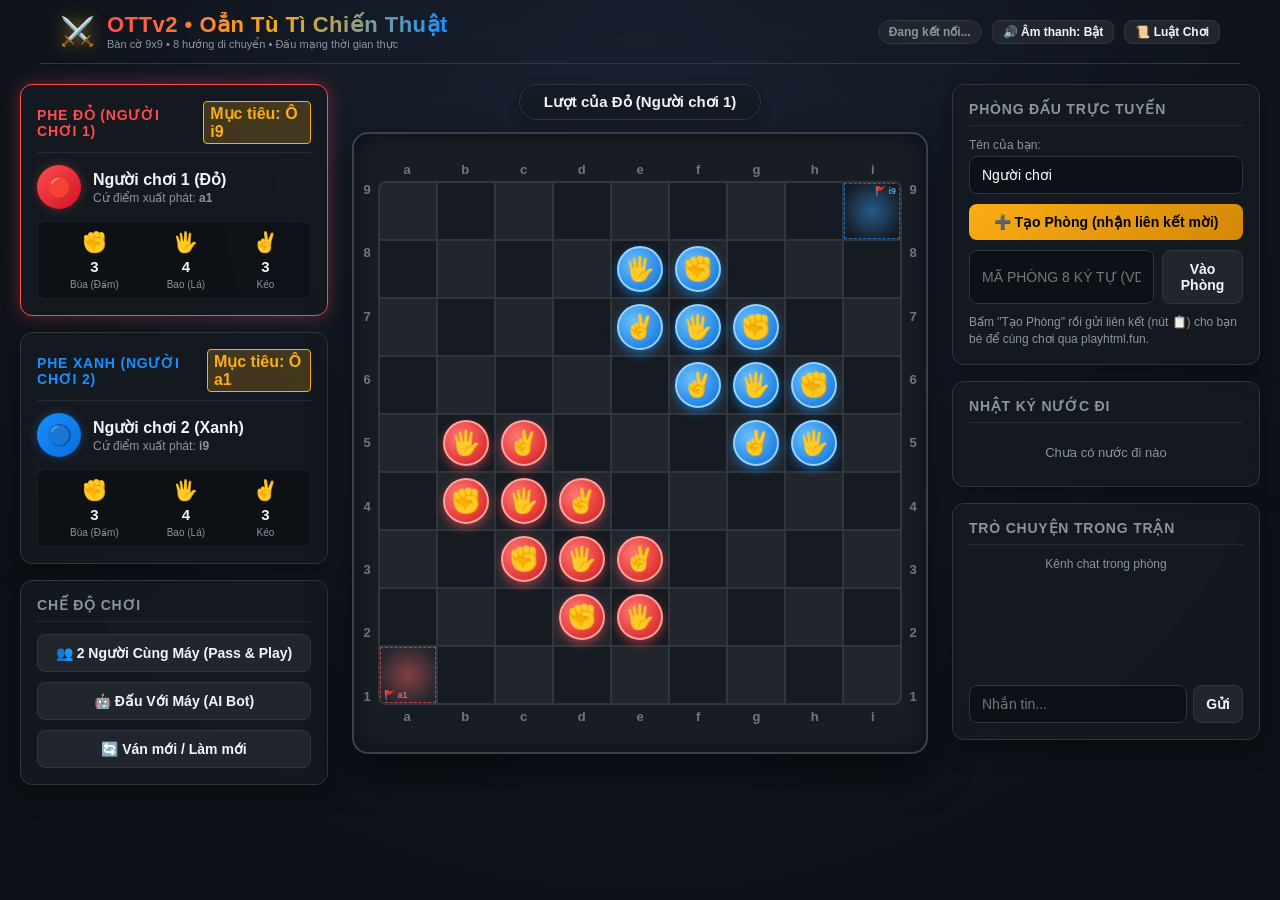
<file: index.html>
<!DOCTYPE html>
<html lang="vi">
<head>
  <meta charset="UTF-8">
  <meta name="viewport" content="width=device-width, initial-scale=1.0">
  <title>OTTv2 - Oẳn Tù Tì Chiến Thuật (Bàn Cờ 9x9)</title>
  <link rel="stylesheet" href="css/style.css">
  <link rel="stylesheet" href="css/game.css">
</head>
<body>

  <!-- Header -->
  <header>
    <div class="logo-area">
      <div class="logo-icon">⚔️</div>
      <div>
        <div class="logo-title">OTTv2 • Oẳn Tù Tì Chiến Thuật</div>
        <div style="font-size: 11px; color: var(--text-muted);">Bàn cờ 9x9 • 8 hướng di chuyển • Đấu mạng thời gian thực</div>
      </div>
    </div>
    <div class="header-badges">
      <span id="connectionBadge" class="badge">Đang kết nối...</span>
      <button id="btnSound" class="btn btn-secondary" style="padding: 4px 10px; font-size: 12px;">🔊 Âm thanh: Bật</button>
      <button id="btnRules" class="btn btn-secondary" style="padding: 4px 10px; font-size: 12px;">📜 Luật Chơi</button>
    </div>
  </header>

  <!-- Main Layout -->
  <div class="main-layout">

    <!-- Left Panel: Players & Status -->
    <div class="side-panel">
      <!-- Player 1 (Red) -->
      <div id="p1Card" class="card player-card red-team active-turn">
        <div class="card-header">
          <span class="card-title" style="color: var(--red-color);">Phe Đỏ (Người chơi 1)</span>
          <span class="target-badge">Mục tiêu: Ô i9</span>
        </div>
        <div class="player-info">
          <div class="player-avatar avatar-red">🔴</div>
          <div class="player-meta">
            <div id="p1Name" class="player-name">Người chơi 1 (Đỏ)</div>
            <div class="player-target">Cứ điểm xuất phát: <strong>a1</strong></div>
          </div>
        </div>
        <div class="piece-counts">
          <div class="piece-count-item">
            <span class="icon">✊</span>
            <span id="p1RockCount" class="num">3</span>
            <span style="font-size: 10px; color: #8b949e;">Búa (Đấm)</span>
          </div>
          <div class="piece-count-item">
            <span class="icon">🖐️</span>
            <span id="p1PaperCount" class="num">4</span>
            <span style="font-size: 10px; color: #8b949e;">Bao (Lá)</span>
          </div>
          <div class="piece-count-item">
            <span class="icon">✌️</span>
            <span id="p1ScissorsCount" class="num">3</span>
            <span style="font-size: 10px; color: #8b949e;">Kéo</span>
          </div>
        </div>
      </div>

      <!-- Player 2 (Blue) -->
      <div id="p2Card" class="card player-card blue-team">
        <div class="card-header">
          <span class="card-title" style="color: var(--blue-color);">Phe Xanh (Người chơi 2)</span>
          <span class="target-badge">Mục tiêu: Ô a1</span>
        </div>
        <div class="player-info">
          <div class="player-avatar avatar-blue">🔵</div>
          <div class="player-meta">
            <div id="p2Name" class="player-name">Người chơi 2 (Xanh)</div>
            <div class="player-target">Cứ điểm xuất phát: <strong>i9</strong></div>
          </div>
        </div>
        <div class="piece-counts">
          <div class="piece-count-item">
            <span class="icon">✊</span>
            <span id="p2RockCount" class="num">3</span>
            <span style="font-size: 10px; color: #8b949e;">Búa (Đấm)</span>
          </div>
          <div class="piece-count-item">
            <span class="icon">🖐️</span>
            <span id="p2PaperCount" class="num">4</span>
            <span style="font-size: 10px; color: #8b949e;">Bao (Lá)</span>
          </div>
          <div class="piece-count-item">
            <span class="icon">✌️</span>
            <span id="p2ScissorsCount" class="num">3</span>
            <span style="font-size: 10px; color: #8b949e;">Kéo</span>
          </div>
        </div>
      </div>

      <!-- Game Mode Selection -->
      <div class="card">
        <div class="card-header">
          <span class="card-title">Chế độ chơi</span>
        </div>
        <div class="btn-group">
          <button id="btnPassAndPlay" class="btn btn-secondary">👥 2 Người Cùng Máy (Pass & Play)</button>
          <button id="btnVsAI" class="btn btn-secondary">🤖 Đấu Với Máy (AI Bot)</button>
          <button id="btnResetGame" class="btn btn-secondary">🔄 Ván mới / Làm mới</button>
        </div>
      </div>
    </div>

    <!-- Center Panel: Board Area -->
    <div class="board-area">
      <!-- Turn Indicator Banner -->
      <div id="turnBanner" class="turn-banner">
        <span id="turnText">Lượt của Đỏ (Người chơi 1)</span>
      </div>

      <!-- 9x9 Chessboard with coordinates -->
      <div class="board-wrapper">
        <!-- Top file labels (a-i) -->
        <div class="coord-files">
          <span>a</span><span>b</span><span>c</span><span>d</span><span>e</span><span>f</span><span>g</span><span>h</span><span>i</span>
        </div>

        <!-- Left rank labels (9 to 1) -->
        <div class="coord-ranks">
          <span>9</span><span>8</span><span>7</span><span>6</span><span>5</span><span>4</span><span>3</span><span>2</span><span>1</span>
        </div>

        <!-- The 9x9 Grid -->
        <div id="boardGrid" class="board-grid"></div>

        <!-- Right rank labels (9 to 1) -->
        <div class="coord-ranks coord-ranks-right">
          <span>9</span><span>8</span><span>7</span><span>6</span><span>5</span><span>4</span><span>3</span><span>2</span><span>1</span>
        </div>

        <!-- Bottom file labels (a-i) -->
        <div class="coord-files">
          <span>a</span><span>b</span><span>c</span><span>d</span><span>e</span><span>f</span><span>g</span><span>h</span><span>i</span>
        </div>
      </div>
    </div>

    <!-- Right Panel: Online Multi-room & Chat -->
    <div class="side-panel">
      <!-- Online Multi-room Card -->
      <div class="card">
        <div class="card-header">
          <span class="card-title">Phòng Đấu Trực Tuyến</span>
        </div>
        <div style="display: flex; flex-direction: column; gap: 10px;">
          <div>
            <label style="font-size: 12px; color: var(--text-muted); display: block; margin-bottom: 4px;">Tên của bạn:</label>
            <input id="playerNameInput" class="input-field" type="text" placeholder="Nhập tên của bạn..." value="Người chơi" maxlength="20">
          </div>

          <div style="display: flex; gap: 8px;">
            <button id="btnCreateRoom" class="btn btn-primary" style="width: 100%;">➕ Tạo Phòng (nhận liên kết mời)</button>
          </div>

          <div style="display: flex; gap: 8px;">
            <input id="joinRoomInput" class="input-field" type="text" placeholder="Mã phòng 8 ký tự (VD: OTT9X8A1)" maxlength="8" style="text-transform: uppercase;">
            <button id="btnJoinRoom" class="btn btn-secondary">Vào Phòng</button>
          </div>

          <!-- Room code badge display -->
          <div id="roomCodeBox" style="display: none; justify-content: space-between; align-items: center; background: rgba(0,0,0,0.3); padding: 8px 12px; border-radius: 8px;">
            <span style="font-size: 12px; color: var(--text-muted);">Mã phòng:</span>
            <div class="room-code-badge">
              <span id="roomCodeDisplay">--------</span>
              <button id="btnCopyCode" class="copy-btn" title="Sao chép liên kết mời">📋</button>
            </div>
          </div>

          <!-- Room action buttons (Swap roles, Leave) -->
          <div id="roomActionsBox" style="display: none; gap: 8px;">
            <button id="btnSwapRole" class="btn btn-secondary" style="flex: 1;" title="Đổi phe Đỏ / Xanh (chỉ trước nước đi đầu tiên)">🔀 Đổi Phe</button>
            <button id="btnLeaveRoom" class="btn btn-secondary" style="flex: 1;" title="Rời phòng">🚪 Thoát Phòng</button>
          </div>

          <div id="roomStatusText" style="font-size: 12px; color: var(--text-muted); line-height: 1.4;">
            Bấm "Tạo Phòng" rồi gửi liên kết (nút 📋) cho bạn bè để cùng chơi qua playhtml.fun.
          </div>
        </div>
      </div>

      <!-- Move History -->
      <div class="card">
        <div class="card-header">
          <span class="card-title">Nhật Ký Nước Đi</span>
        </div>
        <div id="historyList" class="history-list">
          <div style="color: var(--text-muted); text-align: center; padding: 10px;">Chưa có nước đi nào</div>
        </div>
      </div>

      <!-- In-room Chat -->
      <div class="card" id="chatContainer">
        <div class="card-header">
          <span class="card-title">Trò Chuyện Trong Trận</span>
        </div>
        <div id="chatMessages" style="height: 120px; overflow-y: auto; display: flex; flex-direction: column; gap: 4px; margin-bottom: 8px;">
          <div style="font-size: 12px; color: var(--text-muted); text-align: center;">Kênh chat trong phòng</div>
        </div>
        <div style="display: flex; gap: 6px;">
          <input id="chatInput" class="input-field" type="text" placeholder="Nhắn tin..." maxlength="100">
          <button id="btnSendChat" class="btn btn-secondary" style="padding: 8px 12px;">Gửi</button>
        </div>
      </div>
    </div>

  </div>

  <!-- Rules Explanation Modal -->
  <div id="rulesModal" class="modal-overlay">
    <div class="modal-box">
      <div class="modal-title">
        <span>📜</span>
        <span>Luật Chơi Oẳn Tù Tì v2 (OTTv2)</span>
      </div>

      <div class="rule-section">
        <h4>1. Bàn Cờ & Di Chuyển 8 Hướng</h4>
        <p>• Bàn cờ hình vuông kích thước <strong>9x9</strong> (tổng cộng 81 ô) có tọa độ từ <strong>a1</strong> đến <strong>i9</strong>.</p>
        <p>• Mỗi quân cờ được di chuyển <strong>1 ô theo mọi hướng trong 8 hướng</strong> (ngang, dọc, 4 đường chéo) - giống hệt <strong>quân Vua trong cờ vua</strong>.</p>
      </div>

      <div class="rule-section">
        <h4>2. Quy Tắc Ăn Quân Khắc Chế & Cản Đường</h4>
        <p>• ✊ <strong>Đấm (Búa)</strong> ăn ✌️ <strong>Kéo</strong>.</p>
        <p>• ✌️ <strong>Kéo</strong> ăn 🖐️ <strong>Lá (Bao)</strong>.</p>
        <p>• 🖐️ <strong>Lá (Bao)</strong> ăn ✊ <strong>Đấm (Búa)</strong>.</p>
        <p>• <strong>Hai quân cùng loại KHÔNG THỂ ăn nhau</strong> (Đấm vs Đấm, Lá vs Lá, Kéo vs Kéo): Chúng chỉ đứng chặn đường nhau, không thể đi vào ô của nhau.</p>
        <p>• Quân yếu hơn không thể tự sát (ví dụ: Kéo không thể tự lao vào ô Đấm của địch).</p>
      </div>

      <div class="rule-section">
        <h4>3. Các Điều Kiện Chiến Thắng</h4>
        <p>Bạn sẽ giành chiến thắng ngay lập tức nếu đạt 1 trong các điều kiện sau:</p>
        <ul>
          <li><strong>Chiếm cứ điểm địch:</strong> Đưa bất kỳ 1 quân nào của mình xâm nhập vào ô thành của đối phương:
            <br>• 🔴 <strong>Phe Đỏ (P1)</strong>: Đưa quân vào ô <strong>i9</strong> sẽ chiến thắng!
            <br>• 🔵 <strong>Phe Xanh (P2)</strong>: Đưa quân vào ô <strong>a1</strong> sẽ chiến thắng!
          </li>
          <li><strong>Quét sạch quân đối phương:</strong> Tiêu diệt toàn bộ 10 quân cờ của đối phương.</li>
          <li><strong>Đối phương bế tắc:</strong> Khi đến lượt nhưng đối phương không còn bất kỳ nước đi hợp lệ nào.</li>
        </ul>
      </div>

      <button id="btnCloseRules" class="btn btn-primary" style="width: 100%; margin-top: 10px;">Đã Hiểu - Đóng</button>
    </div>
  </div>

  <!-- Victory Modal -->
  <div id="victoryModal" class="modal-overlay">
    <div class="modal-box victory-modal">
      <div class="victory-icon">🏆</div>
      <div id="victoryTitle" class="victory-title">Phe Đỏ Thắng!</div>
      <div id="victoryReason" class="victory-reason">Đã chiếm thành công cứ điểm mục tiêu đối phương!</div>
      <button id="btnModalPlayAgain" class="btn btn-primary" style="width: 100%; padding: 12px; font-size: 16px;">🔄 Chơi Ván Mới</button>
    </div>
  </div>

  <script src="js/rules.js"></script>
  <script src="js/board.js"></script>
  <script src="js/game.js"></script>
</body>
</html>
</file>
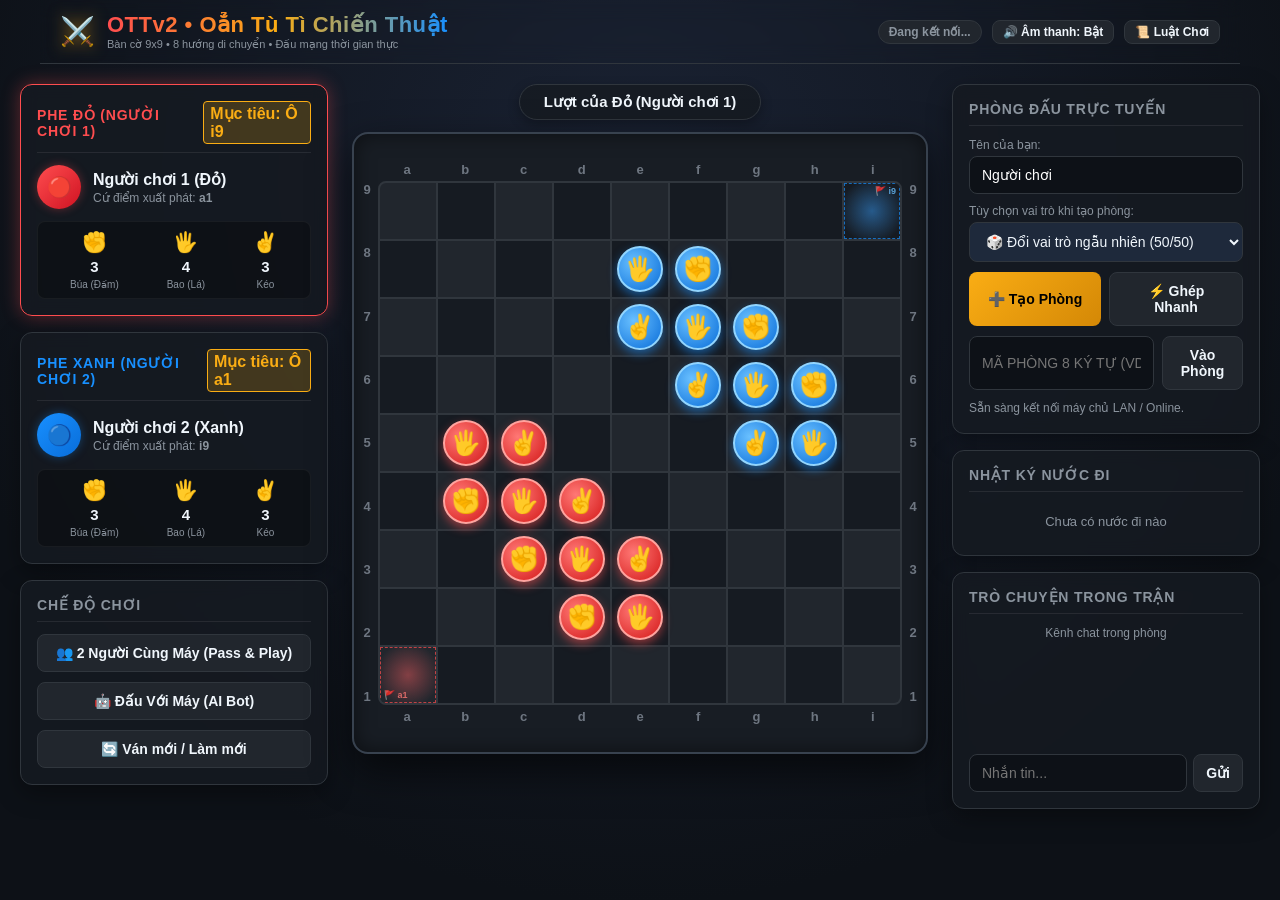
<file: game.html>
<!DOCTYPE html>
<html lang="vi">
<head>
  <meta charset="UTF-8">
  <meta name="viewport" content="width=device-width, initial-scale=1.0">
  <title>OTTv2 - Oẳn Tù Tì Chiến Thuật (Bàn Cờ 9x9)</title>
  <link rel="stylesheet" href="css/style.css">
  <link rel="stylesheet" href="css/game.css">
</head>
<body>

  <!-- Header -->
  <header>
    <div class="logo-area">
      <div class="logo-icon">⚔️</div>
      <div>
        <div class="logo-title">OTTv2 • Oẳn Tù Tì Chiến Thuật</div>
        <div style="font-size: 11px; color: var(--text-muted);">Bàn cờ 9x9 • 8 hướng di chuyển • Đấu mạng thời gian thực</div>
      </div>
    </div>
    <div class="header-badges">
      <span id="connectionBadge" class="badge">Đang kết nối...</span>
      <button id="btnSound" class="btn btn-secondary" style="padding: 4px 10px; font-size: 12px;">🔊 Âm thanh: Bật</button>
      <button id="btnRules" class="btn btn-secondary" style="padding: 4px 10px; font-size: 12px;">📜 Luật Chơi</button>
    </div>
  </header>

  <!-- Main Layout -->
  <div class="main-layout">

    <!-- Left Panel: Players & Status -->
    <div class="side-panel">
      <!-- Player 1 (Red) -->
      <div id="p1Card" class="card player-card red-team active-turn">
        <div class="card-header">
          <span class="card-title" style="color: var(--red-color);">Phe Đỏ (Người chơi 1)</span>
          <span class="target-badge">Mục tiêu: Ô i9</span>
        </div>
        <div class="player-info">
          <div class="player-avatar avatar-red">🔴</div>
          <div class="player-meta">
            <div id="p1Name" class="player-name">Người chơi 1 (Đỏ)</div>
            <div class="player-target">Cứ điểm xuất phát: <strong>a1</strong></div>
          </div>
        </div>
        <div class="piece-counts">
          <div class="piece-count-item">
            <span class="icon">✊</span>
            <span id="p1RockCount" class="num">3</span>
            <span style="font-size: 10px; color: #8b949e;">Búa (Đấm)</span>
          </div>
          <div class="piece-count-item">
            <span class="icon">🖐️</span>
            <span id="p1PaperCount" class="num">4</span>
            <span style="font-size: 10px; color: #8b949e;">Bao (Lá)</span>
          </div>
          <div class="piece-count-item">
            <span class="icon">✌️</span>
            <span id="p1ScissorsCount" class="num">3</span>
            <span style="font-size: 10px; color: #8b949e;">Kéo</span>
          </div>
        </div>
      </div>

      <!-- Player 2 (Blue) -->
      <div id="p2Card" class="card player-card blue-team">
        <div class="card-header">
          <span class="card-title" style="color: var(--blue-color);">Phe Xanh (Người chơi 2)</span>
          <span class="target-badge">Mục tiêu: Ô a1</span>
        </div>
        <div class="player-info">
          <div class="player-avatar avatar-blue">🔵</div>
          <div class="player-meta">
            <div id="p2Name" class="player-name">Người chơi 2 (Xanh)</div>
            <div class="player-target">Cứ điểm xuất phát: <strong>i9</strong></div>
          </div>
        </div>
        <div class="piece-counts">
          <div class="piece-count-item">
            <span class="icon">✊</span>
            <span id="p2RockCount" class="num">3</span>
            <span style="font-size: 10px; color: #8b949e;">Búa (Đấm)</span>
          </div>
          <div class="piece-count-item">
            <span class="icon">🖐️</span>
            <span id="p2PaperCount" class="num">4</span>
            <span style="font-size: 10px; color: #8b949e;">Bao (Lá)</span>
          </div>
          <div class="piece-count-item">
            <span class="icon">✌️</span>
            <span id="p2ScissorsCount" class="num">3</span>
            <span style="font-size: 10px; color: #8b949e;">Kéo</span>
          </div>
        </div>
      </div>

      <!-- Game Mode Selection -->
      <div class="card">
        <div class="card-header">
          <span class="card-title">Chế độ chơi</span>
        </div>
        <div class="btn-group">
          <button id="btnPassAndPlay" class="btn btn-secondary">👥 2 Người Cùng Máy (Pass & Play)</button>
          <button id="btnVsAI" class="btn btn-secondary">🤖 Đấu Với Máy (AI Bot)</button>
          <button id="btnResetGame" class="btn btn-secondary">🔄 Ván mới / Làm mới</button>
        </div>
      </div>
    </div>

    <!-- Center Panel: Board Area -->
    <div class="board-area">
      <!-- Turn Indicator Banner -->
      <div id="turnBanner" class="turn-banner">
        <span id="turnText">Lượt của Đỏ (Người chơi 1)</span>
      </div>

      <!-- 9x9 Chessboard with coordinates -->
      <div class="board-wrapper">
        <!-- Top file labels (a-i) -->
        <div class="coord-files">
          <span>a</span><span>b</span><span>c</span><span>d</span><span>e</span><span>f</span><span>g</span><span>h</span><span>i</span>
        </div>

        <!-- Left rank labels (9 to 1) -->
        <div class="coord-ranks">
          <span>9</span><span>8</span><span>7</span><span>6</span><span>5</span><span>4</span><span>3</span><span>2</span><span>1</span>
        </div>

        <!-- The 9x9 Grid -->
        <div id="boardGrid" class="board-grid"></div>

        <!-- Right rank labels (9 to 1) -->
        <div class="coord-ranks coord-ranks-right">
          <span>9</span><span>8</span><span>7</span><span>6</span><span>5</span><span>4</span><span>3</span><span>2</span><span>1</span>
        </div>

        <!-- Bottom file labels (a-i) -->
        <div class="coord-files">
          <span>a</span><span>b</span><span>c</span><span>d</span><span>e</span><span>f</span><span>g</span><span>h</span><span>i</span>
        </div>
      </div>
    </div>

    <!-- Right Panel: Online Multi-room & Chat -->
    <div class="side-panel">
      <!-- Online Multi-room Card -->
      <div class="card">
        <div class="card-header">
          <span class="card-title">Phòng Đấu Trực Tuyến</span>
        </div>
        <div style="display: flex; flex-direction: column; gap: 10px;">
          <div>
            <label style="font-size: 12px; color: var(--text-muted); display: block; margin-bottom: 4px;">Tên của bạn:</label>
            <input id="playerNameInput" class="input-field" type="text" placeholder="Nhập tên của bạn..." value="Người chơi" maxlength="20">
          </div>

          <div>
            <label style="font-size: 12px; color: var(--text-muted); display: block; margin-bottom: 4px;">Tùy chọn vai trò khi tạo phòng:</label>
            <select id="rolePreferenceSelect" class="input-field" style="width: 100%; cursor: pointer; background: var(--bg-card, #1e293b); color: var(--text-main, #f8fafc);">
              <option value="random">🎲 Đổi vai trò ngẫu nhiên (50/50)</option>
              <option value="team1">🔴 Ưu tiên Phe Đỏ (Đi trước)</option>
              <option value="team2">🔵 Ưu tiên Phe Xanh (Đi sau)</option>
            </select>
          </div>

          <div style="display: flex; gap: 8px;">
            <button id="btnCreateRoom" class="btn btn-primary" style="flex: 1;">➕ Tạo Phòng</button>
            <button id="btnQuickMatch" class="btn btn-secondary" style="flex: 1;">⚡ Ghép Nhanh</button>
          </div>

          <div style="display: flex; gap: 8px;">
            <input id="joinRoomInput" class="input-field" type="text" placeholder="Mã phòng 8 ký tự (VD: OTT9X8A1)" maxlength="8" style="text-transform: uppercase;">
            <button id="btnJoinRoom" class="btn btn-secondary">Vào Phòng</button>
          </div>

          <!-- Room code badge display -->
          <div id="roomCodeBox" style="display: none; justify-content: space-between; align-items: center; background: rgba(0,0,0,0.3); padding: 8px 12px; border-radius: 8px;">
            <span style="font-size: 12px; color: var(--text-muted);">Mã phòng:</span>
            <div class="room-code-badge">
              <span id="roomCodeDisplay">--------</span>
              <button id="btnCopyCode" class="copy-btn" title="Sao chép">📋</button>
            </div>
          </div>

          <!-- Room action buttons (Swap roles, Leave) -->
          <div id="roomActionsBox" style="display: none; gap: 8px;">
            <button id="btnSwapRole" class="btn btn-secondary" style="flex: 1;" title="Đổi phe Đỏ / Xanh">🔀 Đổi Phe</button>
            <button id="btnLeaveRoom" class="btn btn-secondary" style="flex: 1;" title="Rời phòng">🚪 Thoát Phòng</button>
          </div>

          <div id="roomStatusText" style="font-size: 12px; color: var(--text-muted); line-height: 1.4;">
            Sẵn sàng kết nối máy chủ LAN / Online.
          </div>
        </div>
      </div>

      <!-- Move History -->
      <div class="card">
        <div class="card-header">
          <span class="card-title">Nhật Ký Nước Đi</span>
        </div>
        <div id="historyList" class="history-list">
          <div style="color: var(--text-muted); text-align: center; padding: 10px;">Chưa có nước đi nào</div>
        </div>
      </div>

      <!-- In-room Chat -->
      <div class="card" id="chatContainer">
        <div class="card-header">
          <span class="card-title">Trò Chuyện Trong Trận</span>
        </div>
        <div id="chatMessages" style="height: 120px; overflow-y: auto; display: flex; flex-direction: column; gap: 4px; margin-bottom: 8px;">
          <div style="font-size: 12px; color: var(--text-muted); text-align: center;">Kênh chat trong phòng</div>
        </div>
        <div style="display: flex; gap: 6px;">
          <input id="chatInput" class="input-field" type="text" placeholder="Nhắn tin..." maxlength="100">
          <button id="btnSendChat" class="btn btn-secondary" style="padding: 8px 12px;">Gửi</button>
        </div>
      </div>
    </div>

  </div>

  <!-- Rules Explanation Modal -->
  <div id="rulesModal" class="modal-overlay">
    <div class="modal-box">
      <div class="modal-title">
        <span>📜</span>
        <span>Luật Chơi Oẳn Tù Tì v2 (OTTv2)</span>
      </div>

      <div class="rule-section">
        <h4>1. Bàn Cờ & Di Chuyển 8 Hướng</h4>
        <p>• Bàn cờ hình vuông kích thước <strong>9x9</strong> (tổng cộng 81 ô) có tọa độ từ <strong>a1</strong> đến <strong>i9</strong>.</p>
        <p>• Mỗi quân cờ được di chuyển <strong>1 ô theo mọi hướng trong 8 hướng</strong> (ngang, dọc, 4 đường chéo) - giống hệt <strong>quân Vua trong cờ vua</strong>.</p>
      </div>

      <div class="rule-section">
        <h4>2. Quy Tắc Ăn Quân Khắc Chế & Cản Đường</h4>
        <p>• ✊ <strong>Đấm (Búa)</strong> ăn ✌️ <strong>Kéo</strong>.</p>
        <p>• ✌️ <strong>Kéo</strong> ăn 🖐️ <strong>Lá (Bao)</strong>.</p>
        <p>• 🖐️ <strong>Lá (Bao)</strong> ăn ✊ <strong>Đấm (Búa)</strong>.</p>
        <p>• <strong>Hai quân cùng loại KHÔNG THỂ ăn nhau</strong> (Đấm vs Đấm, Lá vs Lá, Kéo vs Kéo): Chúng chỉ đứng chặn đường nhau, không thể đi vào ô của nhau.</p>
        <p>• Quân yếu hơn không thể tự sát (ví dụ: Kéo không thể tự lao vào ô Đấm của địch).</p>
      </div>

      <div class="rule-section">
        <h4>3. Các Điều Kiện Chiến Thắng</h4>
        <p>Bạn sẽ giành chiến thắng ngay lập tức nếu đạt 1 trong các điều kiện sau:</p>
        <ul>
          <li><strong>Chiếm cứ điểm địch:</strong> Đưa bất kỳ 1 quân nào của mình xâm nhập vào ô thành của đối phương:
            <br>• 🔴 <strong>Phe Đỏ (P1)</strong>: Đưa quân vào ô <strong>i9</strong> sẽ chiến thắng!
            <br>• 🔵 <strong>Phe Xanh (P2)</strong>: Đưa quân vào ô <strong>a1</strong> sẽ chiến thắng!
          </li>
          <li><strong>Quét sạch quân đối phương:</strong> Tiêu diệt toàn bộ 10 quân cờ của đối phương.</li>
          <li><strong>Đối phương bế tắc:</strong> Khi đến lượt nhưng đối phương không còn bất kỳ nước đi hợp lệ nào.</li>
        </ul>
      </div>

      <button id="btnCloseRules" class="btn btn-primary" style="width: 100%; margin-top: 10px;">Đã Hiểu - Đóng</button>
    </div>
  </div>

  <!-- Victory Modal -->
  <div id="victoryModal" class="modal-overlay">
    <div class="modal-box victory-modal">
      <div class="victory-icon">🏆</div>
      <div id="victoryTitle" class="victory-title">Phe Đỏ Thắng!</div>
      <div id="victoryReason" class="victory-reason">Đã chiếm thành công cứ điểm mục tiêu đối phương!</div>
      <button id="btnModalPlayAgain" class="btn btn-primary" style="width: 100%; padding: 12px; font-size: 16px;">🔄 Chơi Ván Mới</button>
    </div>
  </div>

  <script src="js/rules.js"></script>
  <script src="js/board.js"></script>
  <script src="js/game.js"></script>
</body>
</html>
</file>
<file: css/style.css>
:root {
  --bg-color: #0d1117;
  --panel-bg: rgba(22, 27, 34, 0.85);
  --panel-border: #30363d;
  --text-main: #f0f6fc;
  --text-muted: #8b949e;
  
  --red-color: #ff4d4f;
  --red-glow: rgba(255, 77, 79, 0.35);
  --blue-color: #1890ff;
  --blue-glow: rgba(24, 144, 255, 0.35);
  
  --gold-color: #faad14;
  --gold-glow: rgba(250, 173, 20, 0.5);
  
  --board-light: #21262d;
  --board-dark: #161b22;
  --board-border: #30363d;
  
  --cell-selected: rgba(250, 173, 20, 0.4);
  --cell-valid-move: rgba(82, 196, 26, 0.35);
  --cell-valid-attack: rgba(245, 34, 45, 0.45);
}

* {
  box-sizing: border-box;
  margin: 0;
  padding: 0;
  user-select: none;
}

body {
  font-family: -apple-system, BlinkMacSystemFont, "Segoe UI", Roboto, "Helvetica Neue", Arial, sans-serif;
  background-color: var(--bg-color);
  background-image: radial-gradient(circle at 50% 20%, #1a2233 0%, #0d1117 75%);
  color: var(--text-main);
  min-height: 100vh;
  display: flex;
  flex-direction: column;
  align-items: center;
  overflow-x: hidden;
}

/* Header */
header {
  width: 100%;
  max-width: 1200px;
  padding: 12px 20px;
  display: flex;
  justify-content: space-between;
  align-items: center;
  border-bottom: 1px solid var(--panel-border);
  backdrop-filter: blur(10px);
}

.logo-area {
  display: flex;
  align-items: center;
  gap: 12px;
}

.logo-icon {
  font-size: 28px;
  filter: drop-shadow(0 0 8px rgba(250, 173, 20, 0.6));
}

.logo-title {
  font-size: 22px;
  font-weight: 800;
  background: linear-gradient(90deg, #ff4d4f, #faad14, #1890ff);
  -webkit-background-clip: text;
  -webkit-text-fill-color: transparent;
  letter-spacing: 0.5px;
}

.header-badges {
  display: flex;
  gap: 10px;
}

.badge {
  padding: 4px 10px;
  border-radius: 20px;
  font-size: 12px;
  font-weight: 600;
  background: #21262d;
  border: 1px solid var(--panel-border);
  color: var(--text-muted);
  display: flex;
  align-items: center;
  gap: 6px;
}

.badge.online {
  color: #52c41a;
  border-color: rgba(82, 196, 26, 0.4);
}

.badge.online::before {
  content: '';
  width: 8px;
  height: 8px;
  background: #52c41a;
  border-radius: 50%;
  box-shadow: 0 0 8px #52c41a;
}

/* Main Container */
.main-layout {
  display: flex;
  flex-direction: row;
  justify-content: center;
  align-items: flex-start;
  gap: 24px;
  max-width: 1300px;
  width: 100%;
  padding: 20px;
  flex-wrap: wrap;
}

/* Left & Right Sidebar Panels */
.side-panel {
  flex: 1;
  min-width: 280px;
  max-width: 320px;
  display: flex;
  flex-direction: column;
  gap: 16px;
}

.card {
  background: var(--panel-bg);
  border: 1px solid var(--panel-border);
  border-radius: 12px;
  padding: 16px;
  box-shadow: 0 8px 24px rgba(0, 0, 0, 0.35);
  backdrop-filter: blur(8px);
}

.card-header {
  display: flex;
  justify-content: space-between;
  align-items: center;
  margin-bottom: 12px;
  padding-bottom: 8px;
  border-bottom: 1px solid rgba(255, 255, 255, 0.08);
}

.card-title {
  font-size: 14px;
  font-weight: 700;
  text-transform: uppercase;
  letter-spacing: 0.8px;
  color: var(--text-muted);
}

/* Player Status Cards */
.player-card {
  transition: all 0.3s ease;
  position: relative;
  overflow: hidden;
}

.player-card.active-turn {
  border-color: var(--gold-color);
  box-shadow: 0 0 16px var(--gold-glow);
}

.player-card.red-team.active-turn {
  border-color: var(--red-color);
  box-shadow: 0 0 18px var(--red-glow);
}

.player-card.blue-team.active-turn {
  border-color: var(--blue-color);
  box-shadow: 0 0 18px var(--blue-glow);
}

.player-info {
  display: flex;
  align-items: center;
  gap: 12px;
  margin-bottom: 12px;
}

.player-avatar {
  width: 44px;
  height: 44px;
  border-radius: 50%;
  display: flex;
  align-items: center;
  justify-content: center;
  font-size: 20px;
  font-weight: 700;
}

.avatar-red {
  background: linear-gradient(135deg, #ff4d4f, #cf1322);
  box-shadow: 0 0 10px var(--red-glow);
}

.avatar-blue {
  background: linear-gradient(135deg, #1890ff, #096dd9);
  box-shadow: 0 0 10px var(--blue-glow);
}

.player-meta {
  flex: 1;
}

.player-name {
  font-size: 16px;
  font-weight: 700;
  margin-bottom: 2px;
}

.player-target {
  font-size: 12px;
  color: var(--text-muted);
}

.target-badge {
  display: inline-block;
  padding: 2px 6px;
  background: rgba(250, 173, 20, 0.2);
  border: 1px solid var(--gold-color);
  color: var(--gold-color);
  border-radius: 4px;
  font-weight: 700;
}

/* Piece Counts HUD */
.piece-counts {
  display: flex;
  justify-content: space-around;
  background: rgba(0, 0, 0, 0.3);
  padding: 8px;
  border-radius: 8px;
  border: 1px solid rgba(255, 255, 255, 0.05);
}

.piece-count-item {
  display: flex;
  flex-direction: column;
  align-items: center;
  gap: 4px;
  position: relative;
}

.piece-count-item .icon {
  font-size: 20px;
}

.piece-count-item .num {
  font-size: 15px;
  font-weight: 800;
}

.piece-count-item.danger .num {
  color: #ff4d4f;
  animation: pulse 1s infinite alternate;
}

.piece-count-item.extinct .num {
  color: #8c8c8c;
  text-decoration: line-through;
}

@keyframes pulse {
  from { transform: scale(1); }
  to { transform: scale(1.3); }
}

/* Center Board Area */
.board-area {
  display: flex;
  flex-direction: column;
  align-items: center;
  gap: 12px;
}

.turn-banner {
  background: var(--panel-bg);
  border: 1px solid var(--panel-border);
  padding: 8px 24px;
  border-radius: 30px;
  font-size: 15px;
  font-weight: 700;
  display: flex;
  align-items: center;
  gap: 10px;
  box-shadow: 0 4px 12px rgba(0, 0, 0, 0.3);
}

.board-wrapper {
  position: relative;
  padding: 24px;
  background: #181d24;
  border: 2px solid #38424f;
  border-radius: 16px;
  box-shadow: 0 16px 40px rgba(0, 0, 0, 0.6), inset 0 0 20px rgba(0,0,0,0.5);
}

/* Coordinate labels */
.coord-files {
  display: grid;
  grid-template-columns: repeat(9, 1fr);
  text-align: center;
  font-size: 13px;
  font-weight: 700;
  color: #6e7681;
  padding: 4px 0;
}

.coord-ranks {
  display: grid;
  grid-template-rows: repeat(9, 1fr);
  align-items: center;
  text-align: center;
  font-size: 13px;
  font-weight: 700;
  color: #6e7681;
  position: absolute;
  top: 24px;
  left: 6px;
  bottom: 24px;
  width: 14px;
}

.coord-ranks-right {
  left: auto;
  right: 6px;
}

/* 9x9 Board Grid */
.board-grid {
  display: grid;
  grid-template-columns: repeat(9, 56px);
  grid-template-rows: repeat(9, 56px);
  gap: 2px;
  background: #30363d;
  border: 2px solid #30363d;
  border-radius: 8px;
  overflow: hidden;
}

.cell {
  position: relative;
  display: flex;
  align-items: center;
  justify-content: center;
  cursor: pointer;
  transition: all 0.15s ease;
}

.cell.light {
  background-color: #21262d;
}

.cell.dark {
  background-color: #161b22;
}

/* Bases: a1 (row 0, col 0) and i9 (row 8, col 8) */
.cell.base-a1 {
  background: radial-gradient(circle, rgba(255, 77, 79, 0.4) 0%, #21262d 85%) !important;
  border: 1px dashed rgba(255, 77, 79, 0.7);
}

.cell.base-i9 {
  background: radial-gradient(circle, rgba(24, 144, 255, 0.4) 0%, #161b22 85%) !important;
  border: 1px dashed rgba(24, 144, 255, 0.7);
}

.cell.base-a1::after {
  content: '🚩 a1';
  position: absolute;
  bottom: 2px;
  left: 3px;
  font-size: 9px;
  font-weight: 800;
  color: #ff7875;
  pointer-events: none;
  opacity: 0.8;
}

.cell.base-i9::after {
  content: '🚩 i9';
  position: absolute;
  top: 2px;
  right: 3px;
  font-size: 9px;
  font-weight: 800;
  color: #69c0ff;
  pointer-events: none;
  opacity: 0.8;
}

/* Cell selection and moves */
.cell.selected {
  background-color: var(--cell-selected) !important;
  box-shadow: inset 0 0 12px var(--gold-color);
}

.cell.valid-move::before {
  content: '';
  width: 14px;
  height: 14px;
  background: #52c41a;
  border-radius: 50%;
  box-shadow: 0 0 8px #52c41a;
  pointer-events: none;
  z-index: 2;
}

.cell.valid-attack {
  background-color: var(--cell-valid-attack) !important;
  box-shadow: inset 0 0 10px #f5222d;
}

.cell.valid-attack::before {
  content: '⚔️';
  position: absolute;
  font-size: 18px;
  top: 2px;
  right: 2px;
  filter: drop-shadow(0 0 4px #000);
  pointer-events: none;
  z-index: 3;
}

.cell.last-move-src {
  background-color: rgba(250, 173, 20, 0.15) !important;
}
.cell.last-move-dest {
  background-color: rgba(250, 173, 20, 0.25) !important;
}

/* Pieces */
.piece {
  width: 46px;
  height: 46px;
  border-radius: 50%;
  display: flex;
  align-items: center;
  justify-content: center;
  font-size: 24px;
  position: relative;
  box-shadow: 0 4px 8px rgba(0, 0, 0, 0.5);
  transition: transform 0.15s ease, box-shadow 0.15s ease;
  z-index: 1;
}

.cell:hover .piece {
  transform: translateY(-2px) scale(1.06);
}

.piece.red-piece {
  background: radial-gradient(circle at 35% 35%, #ff7875, #d41818);
  border: 2px solid #ffa39e;
  box-shadow: 0 4px 10px rgba(255, 77, 79, 0.5);
}

.piece.blue-piece {
  background: radial-gradient(circle at 35% 35%, #69c0ff, #096dd9);
  border: 2px solid #91d5ff;
  box-shadow: 0 4px 10px rgba(24, 144, 255, 0.5);
}

/* Room Control & Modes */
.btn-group {
  display: flex;
  flex-direction: column;
  gap: 10px;
}

.btn {
  padding: 10px 16px;
  border-radius: 8px;
  font-size: 14px;
  font-weight: 700;
  border: none;
  cursor: pointer;
  display: flex;
  align-items: center;
  justify-content: center;
  gap: 8px;
  transition: all 0.2s ease;
}

.btn:active {
  transform: scale(0.97);
}

.btn-primary {
  background: linear-gradient(135deg, #faad14, #d48806);
  color: #000;
}

.btn-primary:hover {
  filter: brightness(1.1);
  box-shadow: 0 0 14px var(--gold-glow);
}

.btn-secondary {
  background: #21262d;
  color: var(--text-main);
  border: 1px solid var(--panel-border);
}

.btn-secondary:hover {
  background: #30363d;
}

.btn-danger {
  background: #cf1322;
  color: #fff;
}

.btn-danger:hover {
  background: #f5222d;
}

.input-field {
  width: 100%;
  padding: 10px 12px;
  border-radius: 8px;
  background: #0d1117;
  border: 1px solid var(--panel-border);
  color: #fff;
  font-size: 14px;
  outline: none;
}

.input-field:focus {
  border-color: var(--gold-color);
  box-shadow: 0 0 8px var(--gold-glow);
}

/* Room code display */
.room-code-badge {
  display: inline-flex;
  align-items: center;
  gap: 8px;
  background: rgba(250, 173, 20, 0.15);
  border: 1px dashed var(--gold-color);
  padding: 6px 12px;
  border-radius: 6px;
  font-family: monospace;
  font-size: 18px;
  font-weight: 800;
  color: var(--gold-color);
  letter-spacing: 2px;
}

.copy-btn {
  background: none;
  border: none;
  color: var(--gold-color);
  cursor: pointer;
  font-size: 14px;
}

/* Move History Log */
.history-list {
  max-height: 180px;
  overflow-y: auto;
  font-size: 13px;
  display: flex;
  flex-direction: column;
  gap: 6px;
}

.history-item {
  padding: 6px 10px;
  background: rgba(0, 0, 0, 0.25);
  border-radius: 6px;
  border-left: 3px solid #30363d;
  display: flex;
  justify-content: space-between;
}

.history-item.red {
  border-left-color: var(--red-color);
}

.history-item.blue {
  border-left-color: var(--blue-color);
}

/* Rules Modal */
.modal-overlay {
  position: fixed;
  inset: 0;
  background: rgba(0, 0, 0, 0.75);
  display: flex;
  align-items: center;
  justify-content: center;
  z-index: 100;
  backdrop-filter: blur(6px);
  opacity: 0;
  pointer-events: none;
  transition: opacity 0.25s ease;
}

.modal-overlay.active {
  opacity: 1;
  pointer-events: auto;
}

.modal-box {
  background: #161b22;
  border: 1px solid var(--panel-border);
  border-radius: 16px;
  padding: 24px;
  max-width: 580px;
  width: 90%;
  max-height: 85vh;
  overflow-y: auto;
  box-shadow: 0 20px 50px rgba(0, 0, 0, 0.8);
}

.modal-title {
  font-size: 20px;
  font-weight: 800;
  margin-bottom: 16px;
  display: flex;
  align-items: center;
  gap: 10px;
}

.rule-section {
  margin-bottom: 16px;
  background: rgba(255, 255, 255, 0.03);
  padding: 12px;
  border-radius: 8px;
  border-left: 4px solid var(--gold-color);
}

.rule-section h4 {
  font-size: 15px;
  color: var(--gold-color);
  margin-bottom: 6px;
}

.rule-section p, .rule-section ul {
  font-size: 14px;
  line-height: 1.6;
  color: #c9d1d9;
}

.rule-section ul {
  padding-left: 20px;
}

/* Victory Overlay */
.victory-modal {
  text-align: center;
}

.victory-icon {
  font-size: 64px;
  margin-bottom: 12px;
  animation: bounce 1s infinite alternate;
}

@keyframes bounce {
  from { transform: translateY(0); }
  to { transform: translateY(-10px); }
}

.victory-title {
  font-size: 28px;
  font-weight: 900;
  margin-bottom: 8px;
}

.victory-reason {
  font-size: 16px;
  color: #8b949e;
  margin-bottom: 20px;
}

/* Responsive adjustments */
@media (max-width: 860px) {
  .board-grid {
    grid-template-columns: repeat(9, 36px);
    grid-template-rows: repeat(9, 36px);
  }
  .piece {
    width: 30px;
    height: 30px;
    font-size: 16px;
  }
  .board-wrapper {
    padding: 18px;
  }
  .coord-ranks {
    top: 18px;
    bottom: 18px;
  }
  .main-layout {
    flex-direction: column;
    align-items: center;
  }
  .side-panel {
    max-width: 100%;
    width: 100%;
  }
}
</file>
<file: css/game.css>
/* ========================================================
   GAME.CSS - Bổ sung hỗ trợ tương tác Kéo Thả (Drag & Drop)
   và đồng bộ tương thích giữa Person 1 và Person 3 (Yuki)
   ======================================================== */

.piece {
    cursor: grab;
    user-select: none;
    -webkit-user-drag: element;
}

.piece:active,
.piece.dragging {
    cursor: grabbing;
    opacity: 0.5;
    transform: scale(1.1);
    box-shadow: 0 8px 16px rgba(0, 0, 0, 0.7);
    z-index: 10;
}

/* Hỗ trợ các lớp màu từ Person 1 (.blue, .red) */
.piece.blue {
    background: radial-gradient(circle at 35% 35%, #69c0ff, #096dd9);
    border: 2px solid #91d5ff;
    box-shadow: 0 4px 10px rgba(24, 144, 255, 0.5);
    color: #ffffff;
}

.piece.red {
    background: radial-gradient(circle at 35% 35%, #ff7875, #d41818);
    border: 2px solid #ffa39e;
    box-shadow: 0 4px 10px rgba(255, 77, 79, 0.5);
    color: #ffffff;
}

/* Hỗ trợ lớp màu ô cờ trắng/đen từ Person 1 (.cell.white, .cell.black) */
.cell.white {
    background-color: var(--board-light, #21262d);
}

.cell.black {
    background-color: var(--board-dark, #161b22);
}

/* Xử lý cốt lõi cho Drag & Drop: Khi đang kéo thả quân cờ,
   tất cả các quân cờ trên bàn cờ tạm thời bỏ qua sự kiện chuột (pointer-events: none)
   để sự kiện dragover và drop luôn rơi thẳng vào .cell bên dưới, cho phép ăn quân mượt mà 100% */
.board-grid.is-dragging .piece,
#board.is-dragging .piece {
    pointer-events: none;
}

/* Hiệu ứng khi rê quân cờ qua ô có thể ăn hoặc di chuyển */
.cell.drag-over {
    box-shadow: inset 0 0 15px rgba(255, 215, 0, 0.8) !important;
    border: 2px dashed #ffd700 !important;
}
</file>
